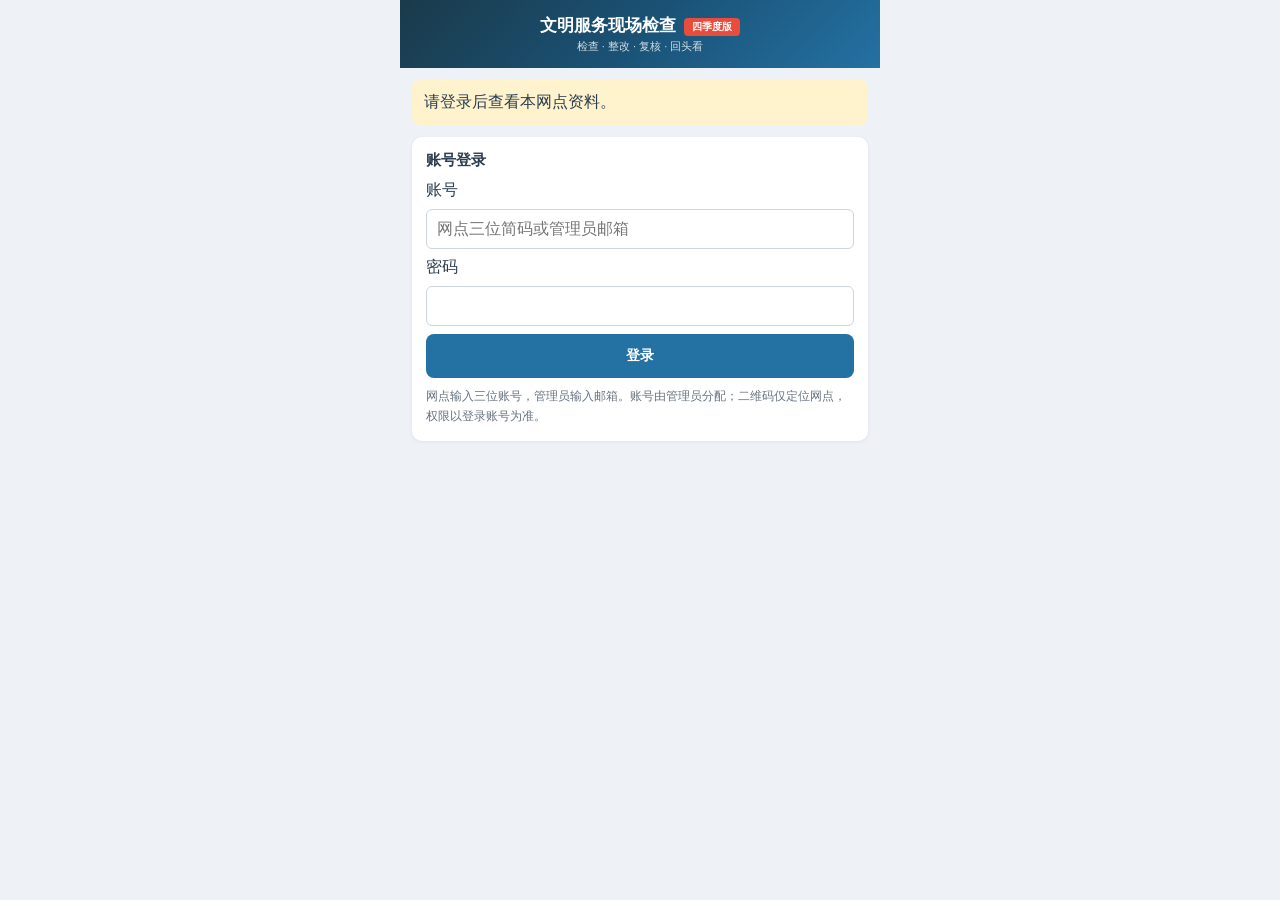
<file: index.html>
<!doctype html><html lang="zh-CN"><head><meta charset="utf-8"><meta name="viewport" content="width=device-width,initial-scale=1"><meta name="referrer" content="no-referrer"><title>文明服务现场检查</title><link rel="stylesheet" href="style.css?v=16"></head><body>
<div class="header"><h1>文明服务现场检查 <span class="ver-tag">四季度版</span></h1><div class="sub">检查 · 整改 · 复核 · 回头看</div></div>
<div id="message" class="notice" role="status">请登录后查看本网点资料。</div>
<form id="login" class="new-form"><h3>账号登录</h3><label>账号<input name="account" type="text" autocomplete="username" placeholder="网点三位简码或管理员邮箱" required></label><label>密码<input name="password" type="password" autocomplete="current-password" required></label><button class="btn btn-primary">登录</button><p class="muted">网点输入三位账号，管理员输入邮箱。账号由管理员分配；二维码仅定位网点，权限以登录账号为准。</p></form>
<div id="workspace" hidden><div class="sync-bar no-print"><span id="identity" class="sync-state"></span><button id="refresh">刷新</button><button id="logout">退出</button></div><div class="branch-sel-wrap no-print"><select id="period" aria-label="季度"></select><select id="branch" aria-label="网点"></select></div><div id="infoRow" class="info-row"></div><main id="content"></main><nav class="bottom-nav" id="nav"><button data-tab="check"><span class="bicon">✅</span>复查</button><button data-tab="new"><span class="bicon">📝</span>新增</button><button data-tab="summary"><span class="bicon">📊</span>汇总</button><button data-tab="qr"><span class="bicon">📱</span>二维码</button><button data-tab="rectify"><span class="bicon">🔧</span>整改</button></nav></div>
<script src="config.js?v=18"></script><script src="vendor/qrcode.js?v=16"></script><script src="vendor/xlsx.js?v=16"></script><script src="core.js?v=18"></script><script src="import.js?v=19"></script><script src="app.js?v=19"></script></body></html>
</file>
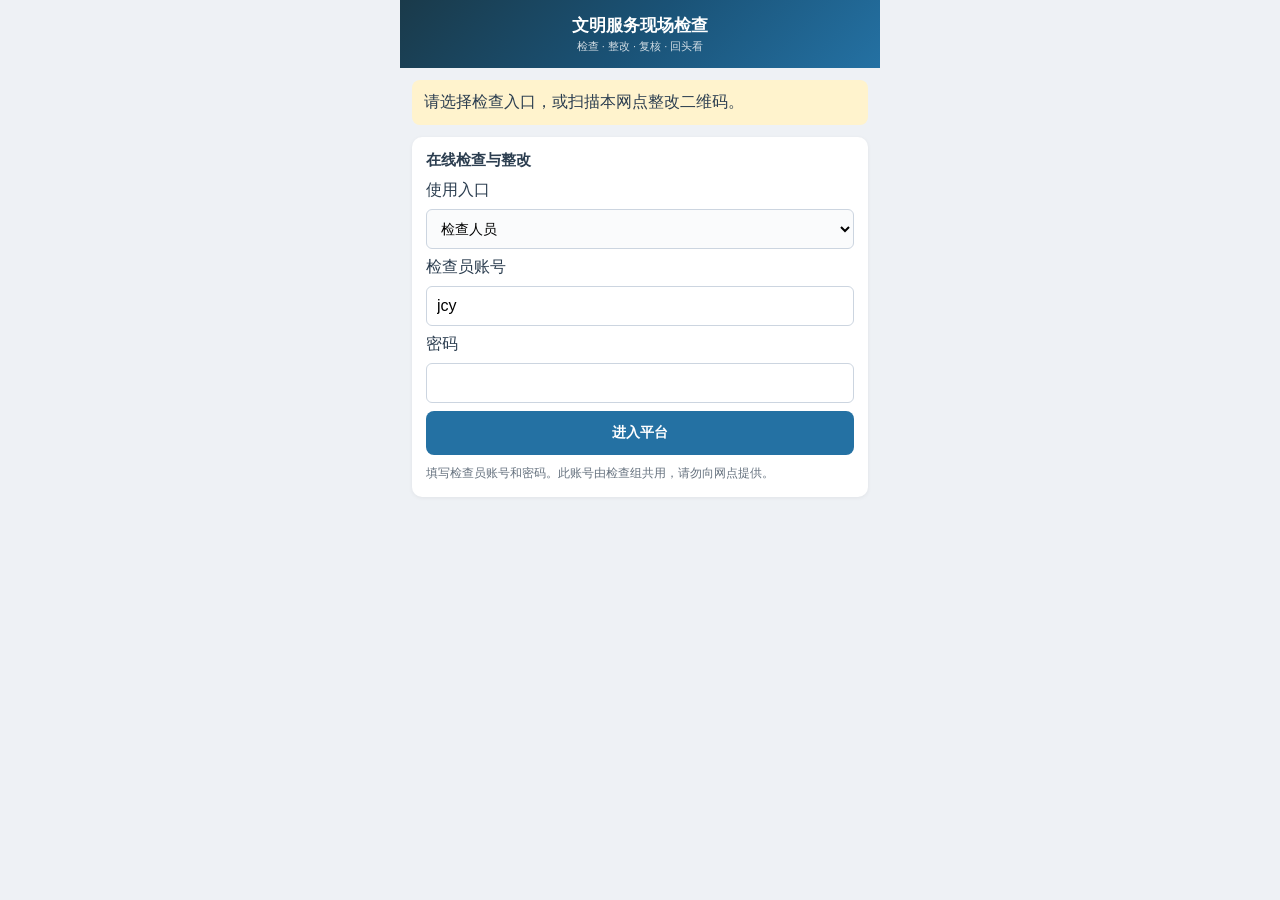
<file: access-preview/index.html>
<!doctype html><html lang="zh-CN"><head><meta charset="utf-8"><meta name="viewport" content="width=device-width,initial-scale=1"><meta name="referrer" content="no-referrer"><title>文明服务现场检查</title><link rel="stylesheet" href="style.css?v=access2"></head><body>
<div class="header"><h1>文明服务现场检查</h1><div class="sub">检查 · 整改 · 复核 · 回头看</div></div>
<div id="message" class="notice" role="status">请选择检查入口，或扫描本网点整改二维码。</div>
<form id="login" class="new-form"><h3>在线检查与整改</h3><label>使用入口<select id="accessKind"><option value="staff">检查人员</option><option value="branch">网点整改</option></select></label><label id="nameLabel">检查员账号<input id="operatorName" type="text" value="jcy" maxlength="40" autocomplete="username" required></label><label><span id="codeLabel">密码</span><input id="accessCode" type="password" autocomplete="current-password" maxlength="128" required></label><button class="btn btn-primary">进入平台</button><p class="muted" id="entryHelp"></p></form>
<div id="workspace" hidden><div class="sync-bar no-print"><span id="identity" class="sync-state"></span><button id="refresh">刷新</button><button id="logout">退出</button></div><div class="branch-sel-wrap no-print"><select id="period" aria-label="季度"></select><select id="branch" aria-label="网点"></select></div><div id="infoRow" class="info-row"></div><main id="content"></main><nav class="bottom-nav" id="nav"><button data-tab="check"><span class="bicon">✅</span>复查</button><button data-tab="new"><span class="bicon">📝</span>新增</button><button data-tab="summary"><span class="bicon">📊</span>汇总</button><button data-tab="qr"><span class="bicon">📱</span>二维码</button><button data-tab="rectify"><span class="bicon">🔧</span>整改</button></nav></div>
<script src="config.js?v=access2"></script><script src="../vendor/qrcode.js?v=access2"></script><script src="../vendor/xlsx.js?v=access2"></script><script src="core.js?v=access2"></script><script src="import.js?v=access2"></script><script src="access.js?v=access2"></script><script src="app.js?v=access2"></script></body></html>
</file>
<file: style.css>
*{margin:0;padding:0;box-sizing:border-box}
body{font-family:-apple-system,BlinkMacSystemFont,"PingFang SC",sans-serif;background:#eef1f5;color:#2c3e50;max-width:480px;margin:0 auto;min-height:100vh;padding-bottom:80px}
.ver-tag{display:inline-block;background:#e74c3c;color:#fff;font-size:10px;padding:2px 8px;border-radius:4px;vertical-align:middle;margin-left:4px}
.debug-msg{display:block;background:#fff3cd;color:#856404;padding:8px 12px;margin:4px 12px;border-radius:6px;font-size:11px;border:1px solid #ffc107;word-break:break-all}
.sync-bar{display:flex;align-items:center;gap:8px;background:#fff;margin:8px 12px 0;border-radius:8px;padding:8px 10px;box-shadow:0 1px 4px rgba(0,0,0,.06);font-size:12px;color:#66727f}
.sync-bar .sync-state{flex:1;min-width:0;white-space:nowrap;overflow:hidden;text-overflow:ellipsis}
.sync-bar .sync-state.ok{color:#27ae60}
.sync-bar .sync-state.warn{color:#e67e22}
.sync-bar .sync-state.err{color:#e74c3c}
.sync-bar button{border:1px solid #2471a3;background:#fff;color:#2471a3;border-radius:6px;padding:6px 10px;font-size:12px;cursor:pointer;flex-shrink:0}
.header{background:linear-gradient(135deg,#1a3a4a,#1a5276,#2471a3);color:#fff;padding:14px 16px;position:sticky;top:0;z-index:100;text-align:center}
.header h1{font-size:17px;font-weight:600}
.header .sub{font-size:11px;opacity:.8;margin-top:2px}
.branch-sel-wrap{background:#fff;margin:10px 12px;border-radius:10px;padding:10px 12px;display:flex;align-items:center;gap:8px;box-shadow:0 1px 4px rgba(0,0,0,.06)}
.branch-sel-wrap select{flex:1;padding:12px 10px;border:1.5px solid #dcdfe6;border-radius:8px;font-size:16px;color:#333;background:#fafbfc;appearance:auto;-webkit-appearance:auto;min-height:44px}
.branch-sel-wrap select:focus{outline:none;border-color:#2471a3}
.info-row{display:flex;gap:8px;margin:0 12px 10px}
.info-box{flex:1;background:#fff;border-radius:10px;padding:10px 8px;text-align:center;box-shadow:0 1px 4px rgba(0,0,0,.06)}
.info-box .num{font-size:26px;font-weight:700;line-height:1.2}
.info-box .label{font-size:10px;color:#8c98a4;margin-top:2px}
.section-hd{display:flex;align-items:center;gap:6px;margin:14px 12px 8px}
.section-hd .dot{width:4px;height:16px;border-radius:2px;background:#2471a3}
.section-hd .title{font-size:14px;font-weight:700}
.problem-list{margin:0 12px}
.problem-item{background:#fff;border-radius:10px;padding:12px 14px;margin-bottom:8px;box-shadow:0 1px 4px rgba(0,0,0,.06);border-left:4px solid #e74c3c}
.problem-item.ok{border-left-color:#27ae60}
.problem-item.reb{border-left-color:#e74c3c}
.problem-item.unk{border-left-color:#dcdfe6}
.cat-badge{display:inline-block;font-size:10px;padding:2px 8px;border-radius:10px;font-weight:600;margin-bottom:6px}
.problem-item .text{font-size:13px;color:#555;line-height:1.65;white-space:pre-wrap}
.problem-item .actions{display:flex;gap:6px;margin-top:10px}
.problem-item .act{flex:1;padding:8px 4px;border:1.5px solid #dcdfe6;border-radius:6px;font-size:12px;cursor:pointer;text-align:center;background:#fff;font-weight:500;min-height:36px}
.problem-item .act.on{border-color:#27ae60;background:#e8f5e9;color:#27ae60}
.problem-item .act.on2{border-color:#e74c3c;background:#fdecea;color:#e74c3c}
.problem-item .act.on3{border-color:#f39c12;background:#fff8e1;color:#f39c12}
.empty-block{text-align:center;padding:40px 16px;color:#aab2bd}
.new-form{background:#fff;margin:10px 12px 14px;border-radius:10px;padding:14px;box-shadow:0 1px 4px rgba(0,0,0,.06)}
.new-form h3{font-size:15px;margin-bottom:10px}
.new-form select,.new-form textarea{width:100%;padding:12px;border:1.5px solid #dcdfe6;border-radius:8px;font-size:14px;margin-bottom:10px;background:#fafbfc}
.new-form textarea{height:70px;resize:vertical;line-height:1.6}
.photo-row{display:flex;gap:6px;flex-wrap:wrap;margin-bottom:8px}
.photo-row img{width:60px;height:60px;border-radius:8px;object-fit:cover;border:2px solid #eee}
.photo-row .add-btn{width:60px;height:60px;border:2px dashed #ccd5e0;border-radius:8px;display:flex;align-items:center;justify-content:center;font-size:26px;color:#aab2bd;cursor:pointer;background:#fafbfc;flex-shrink:0}
.btn{display:block;width:100%;padding:12px;border:none;border-radius:8px;font-size:14px;font-weight:600;cursor:pointer;text-align:center;margin-bottom:8px;min-height:44px}
.btn-primary{background:#2471a3;color:#fff}
.btn-success{background:#27ae60;color:#fff}
.btn-danger{background:#e74c3c;color:#fff}
.btn-outline{background:#fff;color:#2471a3;border:2px solid #2471a3}
.btn-gray{background:#eef1f5;color:#666}
.rect-card{background:#fff;border-radius:10px;padding:12px 14px;margin:0 12px 10px;box-shadow:0 1px 4px rgba(0,0,0,.06)}
.rect-card .rtitle{font-size:13px;font-weight:600;color:#333;margin-bottom:6px}
.rect-card .rmeta{font-size:11px;color:#888;margin-bottom:4px}
.rect-card .rtext{font-size:13px;color:#555;line-height:1.6;white-space:pre-wrap;margin:6px 0}
.rect-photos{display:flex;gap:6px;flex-wrap:wrap;margin:6px 0}
.rect-photos img{width:80px;height:80px;border-radius:6px;object-fit:cover;border:2px solid #eee;cursor:pointer}
.rect-photo-label{font-size:10px;color:#888;margin-top:4px}
.rect-row{display:flex;gap:8px;align-items:center;margin:8px 0}
.rect-row textarea{flex:1;padding:8px 10px;border:1.5px solid #dcdfe6;border-radius:8px;font-size:13px;height:40px;resize:none}
.rect-row .add-rect-btn{width:44px;height:44px;border:2px dashed #27ae60;border-radius:8px;display:flex;align-items:center;justify-content:center;font-size:22px;color:#27ae60;cursor:pointer;background:#f0faf3;flex-shrink:0}
.rect-photos .del-photo{position:absolute;top:2px;right:2px;width:20px;height:20px;border-radius:10px;background:rgba(231,76,60,.85);color:#fff;border:none;font-size:14px;line-height:18px;text-align:center;cursor:pointer;padding:0}
.rect-photo-wrap{position:relative;display:inline-block}
.btn-note{background:#27ae60;color:#fff;border:none;border-radius:6px;padding:6px 14px;font-size:12px;cursor:pointer;font-weight:600;flex-shrink:0}
.rect-status-done{display:inline-flex;align-items:center;gap:4px;background:#e8f5e9;color:#27ae60;padding:2px 8px;border-radius:10px;font-size:11px;font-weight:600}
.rect-status-pending{display:inline-flex;align-items:center;gap:4px;background:#fff3e0;color:#ef6c00;padding:2px 8px;border-radius:10px;font-size:11px}
.note-added{font-size:11px;color:#27ae60;margin-top:4px;font-style:italic}
.rect-summary-stats{display:flex;gap:8px;margin:10px 12px}
.rect-stat{flex:1;background:#fff;border-radius:10px;padding:8px;text-align:center;box-shadow:0 1px 4px rgba(0,0,0,.06)}
.rect-stat .n{font-size:22px;font-weight:700;line-height:1.2}
.rect-stat .l{font-size:10px;color:#8c98a4}

.finding-card{background:#fff;border-radius:10px;padding:12px 14px;margin:0 12px 8px;box-shadow:0 1px 4px rgba(0,0,0,.06);position:relative}
.finding-card .meta{font-size:11px;color:#8c98a4;margin-bottom:4px}
.finding-card .ftxt{font-size:13px;color:#2c3e50;line-height:1.5}
.finding-card .fphotos{display:flex;gap:6px;margin-top:8px;flex-wrap:wrap}
.finding-card .fphotos img{width:56px;height:56px;border-radius:6px;object-fit:cover;cursor:pointer}
.finding-card .del-f{position:absolute;top:6px;right:10px;width:24px;height:24px;border:none;background:none;color:#ccc;font-size:18px;cursor:pointer}
.finding-tools{position:absolute;top:6px;right:8px;display:flex;gap:6px}
.finding-tools button{border:none;border-radius:5px;padding:4px 8px;font-size:11px;cursor:pointer;background:#eef1f5;color:#66727f}
.finding-tools .edit{background:#e3f2fd;color:#1565c0}
.finding-tools .del{background:#fdecea;color:#e74c3c}
.confirm-box{background:#fff;margin:0 12px 14px;border-radius:10px;padding:14px;box-shadow:0 1px 4px rgba(0,0,0,.06);text-align:center}
.confirm-box input{width:100%;padding:12px;border:1.5px solid #dcdfe6;border-radius:8px;font-size:14px;margin-bottom:8px;min-height:44px}
.summary-item{background:#fff;border-radius:10px;padding:12px 14px;margin:0 12px 8px;box-shadow:0 1px 4px rgba(0,0,0,.06);cursor:pointer;display:flex;align-items:center;gap:10px}
.summary-item .s-progress{width:44px;height:44px;border-radius:50%;display:flex;align-items:center;justify-content:center;font-size:13px;font-weight:700;flex-shrink:0}
.summary-item .s-info{flex:1;min-width:0}
.summary-item .s-name{font-size:14px;font-weight:600;white-space:nowrap;overflow:hidden;text-overflow:ellipsis}
.summary-item .s-meta{font-size:11px;color:#8c98a4;margin-top:2px}
.summary-item .s-arrow{color:#ccc;font-size:18px}
.bottom-nav{position:fixed;bottom:0;left:50%;transform:translateX(-50%);width:100%;max-width:480px;background:#fff;display:flex;border-top:1px solid #eee;z-index:100;box-shadow:0 -2px 10px rgba(0,0,0,.05)}
.bottom-nav button{flex:1;padding:10px 0 8px;text-align:center;font-size:10px;color:#8c98a4;cursor:pointer;border:none;background:none}
.bottom-nav button .bicon{font-size:20px;display:block;margin-bottom:1px}
.bottom-nav button.active{color:#2471a3}
.lightbox{display:none;position:fixed;top:0;left:0;width:100%;height:100%;background:rgba(0,0,0,.92);z-index:300;justify-content:center;align-items:center}
.lightbox.show{display:flex}
.lightbox img{max-width:95%;max-height:95%;object-fit:contain}
.lightbox .lclose{position:absolute;top:16px;right:20px;color:#fff;font-size:32px;cursor:pointer;z-index:301}
.qr-wrap{margin:10px 12px;background:#fff;border-radius:10px;padding:14px;box-shadow:0 1px 4px rgba(0,0,0,.06)}
.qr-wrap h3{font-size:14px;margin-bottom:8px}
.qr-grid{display:grid;grid-template-columns:repeat(3,1fr);gap:8px}
.qr-item{text-align:center;padding:10px 4px;background:#f8f9fb;border-radius:8px}
.qr-item img{width:80px;height:80px;display:block;margin:0 auto}
.qr-item .qn{font-size:9px;color:#666;margin-top:4px;line-height:1.3}
.qr-modal{display:none;position:fixed;inset:0;background:rgba(0,0,0,.62);z-index:320;align-items:center;justify-content:center;padding:18px}
.qr-modal.show{display:flex}
.qr-panel{width:100%;max-width:340px;background:#fff;border-radius:10px;padding:18px;text-align:center;box-shadow:0 8px 28px rgba(0,0,0,.25)}
.qr-panel h3{font-size:16px;margin-bottom:8px;color:#2c3e50}
.qr-panel img{width:220px;height:220px;margin:8px auto;display:block;border:1px solid #eef1f5}
.qr-panel .qurl{font-size:11px;color:#888;word-break:break-all;margin:8px 0 12px;line-height:1.4}
.qr-actions{display:flex;gap:8px}
.qr-actions button{flex:1}
.export-row{margin:0 12px 14px;display:flex;gap:8px}
.url-hint{text-align:center;font-size:11px;color:#888;padding:4px;word-break:break-all}
.photo-wrap{position:relative;display:inline-block}
.photo-wrap .del{position:absolute;top:-6px;right:-6px;width:22px;height:22px;border-radius:50%;background:#e74c3c;color:#fff;border:none;font-size:14px;line-height:22px;cursor:pointer}
@media print{body{max-width:100%}.bottom-nav,.header,.branch-sel-wrap,.info-row{display:none!important}#content{margin:0;padding:0}}
.sync-dot{display:inline-block;width:8px;height:8px;border-radius:50%;margin-left:6px;background:#ccc;vertical-align:middle}
.sync-dot.on{background:#27ae60}
.sync-dot{display:inline-block;width:8px;height:8px;border-radius:50%;margin-left:6px;background:#27ae60;vertical-align:middle}
.sync-dot.on{background:#27ae60}
.sync-dot.error{background:#e74c3c}

[hidden]{display:none!important}input,select,textarea{font:inherit;max-width:100%}.new-form input:not([type=checkbox]),.new-form select,.new-form textarea{display:block;width:100%;padding:10px;margin:8px 0;border:1px solid #ccd5e0;border-radius:6px}.new-form label{display:block;margin:8px 0}button:disabled{opacity:.5;cursor:wait}.muted{font-size:12px;color:#66727f;line-height:1.7}.notice{margin:12px;padding:12px;background:#fff3cd;border-radius:8px;white-space:pre-wrap}.text{white-space:pre-wrap;overflow-wrap:anywhere}.tools{display:flex;gap:6px;flex-wrap:wrap}.tools button{padding:8px;border:1px solid #ccd5e0;background:white;border-radius:5px}.history{margin:10px 0;padding:8px;background:#f5f7fa}.photo-row a img{width:80px;height:80px}.qr-item img{width:110px;height:110px}.qr-grid{grid-template-columns:repeat(2,1fr)}@media print{.no-print,.bottom-nav,.sync-bar{display:none!important}.problem-item{break-inside:avoid}.photo-row img{width:150px;height:150px}}
</file>
<file: access-preview/style.css>
*{margin:0;padding:0;box-sizing:border-box}
body{font-family:-apple-system,BlinkMacSystemFont,"PingFang SC",sans-serif;background:#eef1f5;color:#2c3e50;max-width:480px;margin:0 auto;min-height:100vh;padding-bottom:80px}
.ver-tag{display:inline-block;background:#e74c3c;color:#fff;font-size:10px;padding:2px 8px;border-radius:4px;vertical-align:middle;margin-left:4px}
.debug-msg{display:block;background:#fff3cd;color:#856404;padding:8px 12px;margin:4px 12px;border-radius:6px;font-size:11px;border:1px solid #ffc107;word-break:break-all}
.sync-bar{display:flex;align-items:center;gap:8px;background:#fff;margin:8px 12px 0;border-radius:8px;padding:8px 10px;box-shadow:0 1px 4px rgba(0,0,0,.06);font-size:12px;color:#66727f}
.sync-bar .sync-state{flex:1;min-width:0;white-space:nowrap;overflow:hidden;text-overflow:ellipsis}
.sync-bar .sync-state.ok{color:#27ae60}
.sync-bar .sync-state.warn{color:#e67e22}
.sync-bar .sync-state.err{color:#e74c3c}
.sync-bar button{border:1px solid #2471a3;background:#fff;color:#2471a3;border-radius:6px;padding:6px 10px;font-size:12px;cursor:pointer;flex-shrink:0}
.header{background:linear-gradient(135deg,#1a3a4a,#1a5276,#2471a3);color:#fff;padding:14px 16px;position:sticky;top:0;z-index:100;text-align:center}
.header h1{font-size:17px;font-weight:600}
.header .sub{font-size:11px;opacity:.8;margin-top:2px}
.branch-sel-wrap{background:#fff;margin:10px 12px;border-radius:10px;padding:10px 12px;display:flex;align-items:center;gap:8px;box-shadow:0 1px 4px rgba(0,0,0,.06)}
.branch-sel-wrap select{flex:1;padding:12px 10px;border:1.5px solid #dcdfe6;border-radius:8px;font-size:16px;color:#333;background:#fafbfc;appearance:auto;-webkit-appearance:auto;min-height:44px}
.branch-sel-wrap select:focus{outline:none;border-color:#2471a3}
.info-row{display:flex;gap:8px;margin:0 12px 10px}
.info-box{flex:1;background:#fff;border-radius:10px;padding:10px 8px;text-align:center;box-shadow:0 1px 4px rgba(0,0,0,.06)}
.info-box .num{font-size:26px;font-weight:700;line-height:1.2}
.info-box .label{font-size:10px;color:#8c98a4;margin-top:2px}
.section-hd{display:flex;align-items:center;gap:6px;margin:14px 12px 8px}
.section-hd .dot{width:4px;height:16px;border-radius:2px;background:#2471a3}
.section-hd .title{font-size:14px;font-weight:700}
.problem-list{margin:0 12px}
.problem-item{background:#fff;border-radius:10px;padding:12px 14px;margin-bottom:8px;box-shadow:0 1px 4px rgba(0,0,0,.06);border-left:4px solid #e74c3c}
.problem-item.ok{border-left-color:#27ae60}
.problem-item.reb{border-left-color:#e74c3c}
.problem-item.unk{border-left-color:#dcdfe6}
.cat-badge{display:inline-block;font-size:10px;padding:2px 8px;border-radius:10px;font-weight:600;margin-bottom:6px}
.problem-item .text{font-size:13px;color:#555;line-height:1.65;white-space:pre-wrap}
.problem-item .actions{display:flex;gap:6px;margin-top:10px}
.problem-item .act{flex:1;padding:8px 4px;border:1.5px solid #dcdfe6;border-radius:6px;font-size:12px;cursor:pointer;text-align:center;background:#fff;font-weight:500;min-height:36px}
.problem-item .act.on{border-color:#27ae60;background:#e8f5e9;color:#27ae60}
.problem-item .act.on2{border-color:#e74c3c;background:#fdecea;color:#e74c3c}
.problem-item .act.on3{border-color:#f39c12;background:#fff8e1;color:#f39c12}
.empty-block{text-align:center;padding:40px 16px;color:#aab2bd}
.new-form{background:#fff;margin:10px 12px 14px;border-radius:10px;padding:14px;box-shadow:0 1px 4px rgba(0,0,0,.06)}
.new-form h3{font-size:15px;margin-bottom:10px}
.new-form select,.new-form textarea{width:100%;padding:12px;border:1.5px solid #dcdfe6;border-radius:8px;font-size:14px;margin-bottom:10px;background:#fafbfc}
.new-form textarea{height:70px;resize:vertical;line-height:1.6}
.photo-row{display:flex;gap:6px;flex-wrap:wrap;margin-bottom:8px}
.photo-row img{width:60px;height:60px;border-radius:8px;object-fit:cover;border:2px solid #eee}
.photo-row .add-btn{width:60px;height:60px;border:2px dashed #ccd5e0;border-radius:8px;display:flex;align-items:center;justify-content:center;font-size:26px;color:#aab2bd;cursor:pointer;background:#fafbfc;flex-shrink:0}
.btn{display:block;width:100%;padding:12px;border:none;border-radius:8px;font-size:14px;font-weight:600;cursor:pointer;text-align:center;margin-bottom:8px;min-height:44px}
.btn-primary{background:#2471a3;color:#fff}
.btn-success{background:#27ae60;color:#fff}
.btn-danger{background:#e74c3c;color:#fff}
.btn-outline{background:#fff;color:#2471a3;border:2px solid #2471a3}
.btn-gray{background:#eef1f5;color:#666}
.rect-card{background:#fff;border-radius:10px;padding:12px 14px;margin:0 12px 10px;box-shadow:0 1px 4px rgba(0,0,0,.06)}
.rect-card .rtitle{font-size:13px;font-weight:600;color:#333;margin-bottom:6px}
.rect-card .rmeta{font-size:11px;color:#888;margin-bottom:4px}
.rect-card .rtext{font-size:13px;color:#555;line-height:1.6;white-space:pre-wrap;margin:6px 0}
.rect-photos{display:flex;gap:6px;flex-wrap:wrap;margin:6px 0}
.rect-photos img{width:80px;height:80px;border-radius:6px;object-fit:cover;border:2px solid #eee;cursor:pointer}
.rect-photo-label{font-size:10px;color:#888;margin-top:4px}
.rect-row{display:flex;gap:8px;align-items:center;margin:8px 0}
.rect-row textarea{flex:1;padding:8px 10px;border:1.5px solid #dcdfe6;border-radius:8px;font-size:13px;height:40px;resize:none}
.rect-row .add-rect-btn{width:44px;height:44px;border:2px dashed #27ae60;border-radius:8px;display:flex;align-items:center;justify-content:center;font-size:22px;color:#27ae60;cursor:pointer;background:#f0faf3;flex-shrink:0}
.rect-photos .del-photo{position:absolute;top:2px;right:2px;width:20px;height:20px;border-radius:10px;background:rgba(231,76,60,.85);color:#fff;border:none;font-size:14px;line-height:18px;text-align:center;cursor:pointer;padding:0}
.rect-photo-wrap{position:relative;display:inline-block}
.btn-note{background:#27ae60;color:#fff;border:none;border-radius:6px;padding:6px 14px;font-size:12px;cursor:pointer;font-weight:600;flex-shrink:0}
.rect-status-done{display:inline-flex;align-items:center;gap:4px;background:#e8f5e9;color:#27ae60;padding:2px 8px;border-radius:10px;font-size:11px;font-weight:600}
.rect-status-pending{display:inline-flex;align-items:center;gap:4px;background:#fff3e0;color:#ef6c00;padding:2px 8px;border-radius:10px;font-size:11px}
.note-added{font-size:11px;color:#27ae60;margin-top:4px;font-style:italic}
.rect-summary-stats{display:flex;gap:8px;margin:10px 12px}
.rect-stat{flex:1;background:#fff;border-radius:10px;padding:8px;text-align:center;box-shadow:0 1px 4px rgba(0,0,0,.06)}
.rect-stat .n{font-size:22px;font-weight:700;line-height:1.2}
.rect-stat .l{font-size:10px;color:#8c98a4}

.finding-card{background:#fff;border-radius:10px;padding:12px 14px;margin:0 12px 8px;box-shadow:0 1px 4px rgba(0,0,0,.06);position:relative}
.finding-card .meta{font-size:11px;color:#8c98a4;margin-bottom:4px}
.finding-card .ftxt{font-size:13px;color:#2c3e50;line-height:1.5}
.finding-card .fphotos{display:flex;gap:6px;margin-top:8px;flex-wrap:wrap}
.finding-card .fphotos img{width:56px;height:56px;border-radius:6px;object-fit:cover;cursor:pointer}
.finding-card .del-f{position:absolute;top:6px;right:10px;width:24px;height:24px;border:none;background:none;color:#ccc;font-size:18px;cursor:pointer}
.finding-tools{position:absolute;top:6px;right:8px;display:flex;gap:6px}
.finding-tools button{border:none;border-radius:5px;padding:4px 8px;font-size:11px;cursor:pointer;background:#eef1f5;color:#66727f}
.finding-tools .edit{background:#e3f2fd;color:#1565c0}
.finding-tools .del{background:#fdecea;color:#e74c3c}
.confirm-box{background:#fff;margin:0 12px 14px;border-radius:10px;padding:14px;box-shadow:0 1px 4px rgba(0,0,0,.06);text-align:center}
.confirm-box input{width:100%;padding:12px;border:1.5px solid #dcdfe6;border-radius:8px;font-size:14px;margin-bottom:8px;min-height:44px}
.summary-item{background:#fff;border-radius:10px;padding:12px 14px;margin:0 12px 8px;box-shadow:0 1px 4px rgba(0,0,0,.06);cursor:pointer;display:flex;align-items:center;gap:10px}
.summary-item .s-progress{width:44px;height:44px;border-radius:50%;display:flex;align-items:center;justify-content:center;font-size:13px;font-weight:700;flex-shrink:0}
.summary-item .s-info{flex:1;min-width:0}
.summary-item .s-name{font-size:14px;font-weight:600;white-space:nowrap;overflow:hidden;text-overflow:ellipsis}
.summary-item .s-meta{font-size:11px;color:#8c98a4;margin-top:2px}
.summary-item .s-arrow{color:#ccc;font-size:18px}
.bottom-nav{position:fixed;bottom:0;left:50%;transform:translateX(-50%);width:100%;max-width:480px;background:#fff;display:flex;border-top:1px solid #eee;z-index:100;box-shadow:0 -2px 10px rgba(0,0,0,.05)}
.bottom-nav button{flex:1;padding:10px 0 8px;text-align:center;font-size:10px;color:#8c98a4;cursor:pointer;border:none;background:none}
.bottom-nav button .bicon{font-size:20px;display:block;margin-bottom:1px}
.bottom-nav button.active{color:#2471a3}
.lightbox{display:none;position:fixed;top:0;left:0;width:100%;height:100%;background:rgba(0,0,0,.92);z-index:300;justify-content:center;align-items:center}
.lightbox.show{display:flex}
.lightbox img{max-width:95%;max-height:95%;object-fit:contain}
.lightbox .lclose{position:absolute;top:16px;right:20px;color:#fff;font-size:32px;cursor:pointer;z-index:301}
.qr-wrap{margin:10px 12px;background:#fff;border-radius:10px;padding:14px;box-shadow:0 1px 4px rgba(0,0,0,.06)}
.qr-wrap h3{font-size:14px;margin-bottom:8px}
.qr-grid{display:grid;grid-template-columns:repeat(3,1fr);gap:8px}
.qr-item{text-align:center;padding:10px 4px;background:#f8f9fb;border-radius:8px}
.qr-item img{width:80px;height:80px;display:block;margin:0 auto}
.qr-item .qn{font-size:9px;color:#666;margin-top:4px;line-height:1.3}
.qr-modal{display:none;position:fixed;inset:0;background:rgba(0,0,0,.62);z-index:320;align-items:center;justify-content:center;padding:18px}
.qr-modal.show{display:flex}
.qr-panel{width:100%;max-width:340px;background:#fff;border-radius:10px;padding:18px;text-align:center;box-shadow:0 8px 28px rgba(0,0,0,.25)}
.qr-panel h3{font-size:16px;margin-bottom:8px;color:#2c3e50}
.qr-panel img{width:220px;height:220px;margin:8px auto;display:block;border:1px solid #eef1f5}
.qr-panel .qurl{font-size:11px;color:#888;word-break:break-all;margin:8px 0 12px;line-height:1.4}
.qr-actions{display:flex;gap:8px}
.qr-actions button{flex:1}
.export-row{margin:0 12px 14px;display:flex;gap:8px}
.url-hint{text-align:center;font-size:11px;color:#888;padding:4px;word-break:break-all}
.photo-wrap{position:relative;display:inline-block}
.photo-wrap .del{position:absolute;top:-6px;right:-6px;width:22px;height:22px;border-radius:50%;background:#e74c3c;color:#fff;border:none;font-size:14px;line-height:22px;cursor:pointer}
@media print{body{max-width:100%}.bottom-nav,.header,.branch-sel-wrap,.info-row{display:none!important}#content{margin:0;padding:0}}
.sync-dot{display:inline-block;width:8px;height:8px;border-radius:50%;margin-left:6px;background:#ccc;vertical-align:middle}
.sync-dot.on{background:#27ae60}
.sync-dot{display:inline-block;width:8px;height:8px;border-radius:50%;margin-left:6px;background:#27ae60;vertical-align:middle}
.sync-dot.on{background:#27ae60}
.sync-dot.error{background:#e74c3c}

[hidden]{display:none!important}input,select,textarea{font:inherit;max-width:100%}.new-form input:not([type=checkbox]),.new-form select,.new-form textarea{display:block;width:100%;padding:10px;margin:8px 0;border:1px solid #ccd5e0;border-radius:6px}.new-form label{display:block;margin:8px 0}button:disabled{opacity:.5;cursor:wait}.muted{font-size:12px;color:#66727f;line-height:1.7}.notice{margin:12px;padding:12px;background:#fff3cd;border-radius:8px;white-space:pre-wrap}.text{white-space:pre-wrap;overflow-wrap:anywhere}.tools{display:flex;gap:6px;flex-wrap:wrap}.tools button{padding:8px;border:1px solid #ccd5e0;background:white;border-radius:5px}.history{margin:10px 0;padding:8px;background:#f5f7fa}.photo-row a img{width:80px;height:80px}.qr-item img{width:110px;height:110px}.qr-grid{grid-template-columns:repeat(2,1fr)}@media print{.no-print,.bottom-nav,.sync-bar{display:none!important}.problem-item{break-inside:avoid}.photo-row img{width:150px;height:150px}}
</file>
